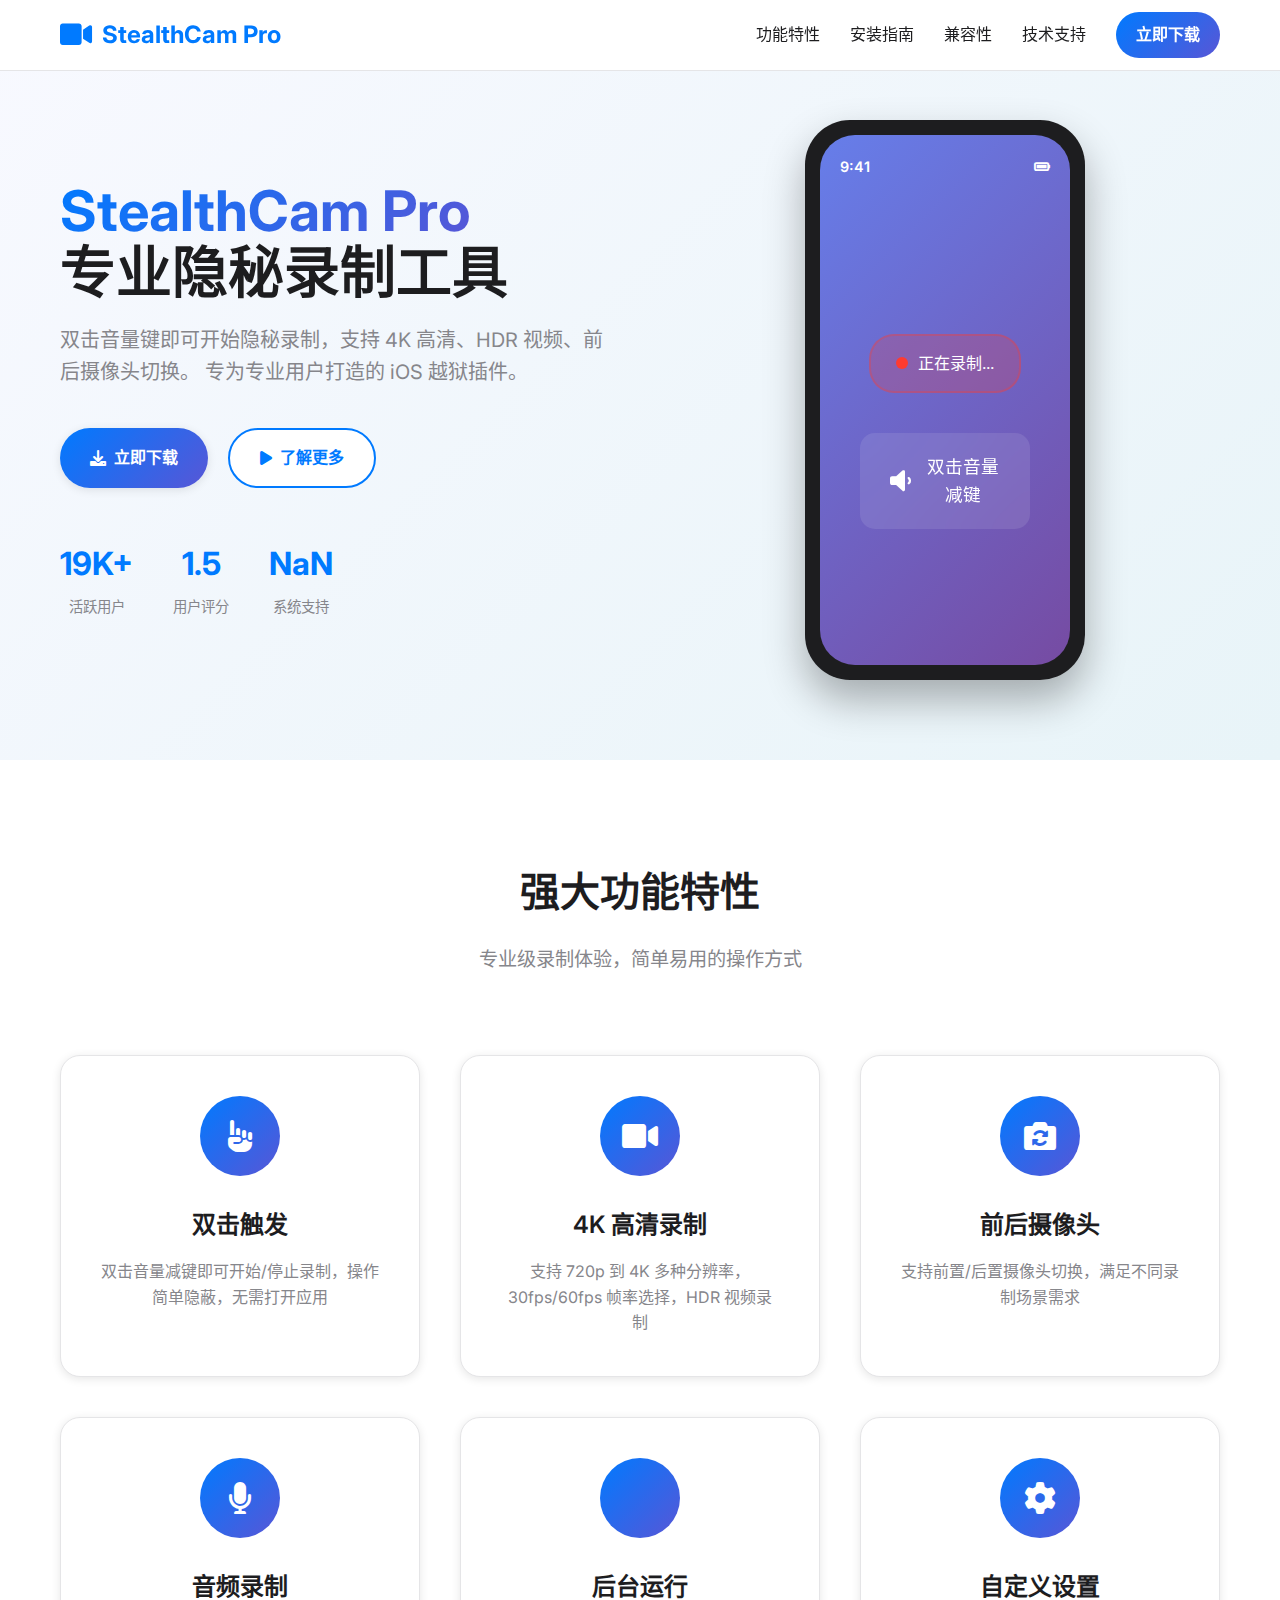
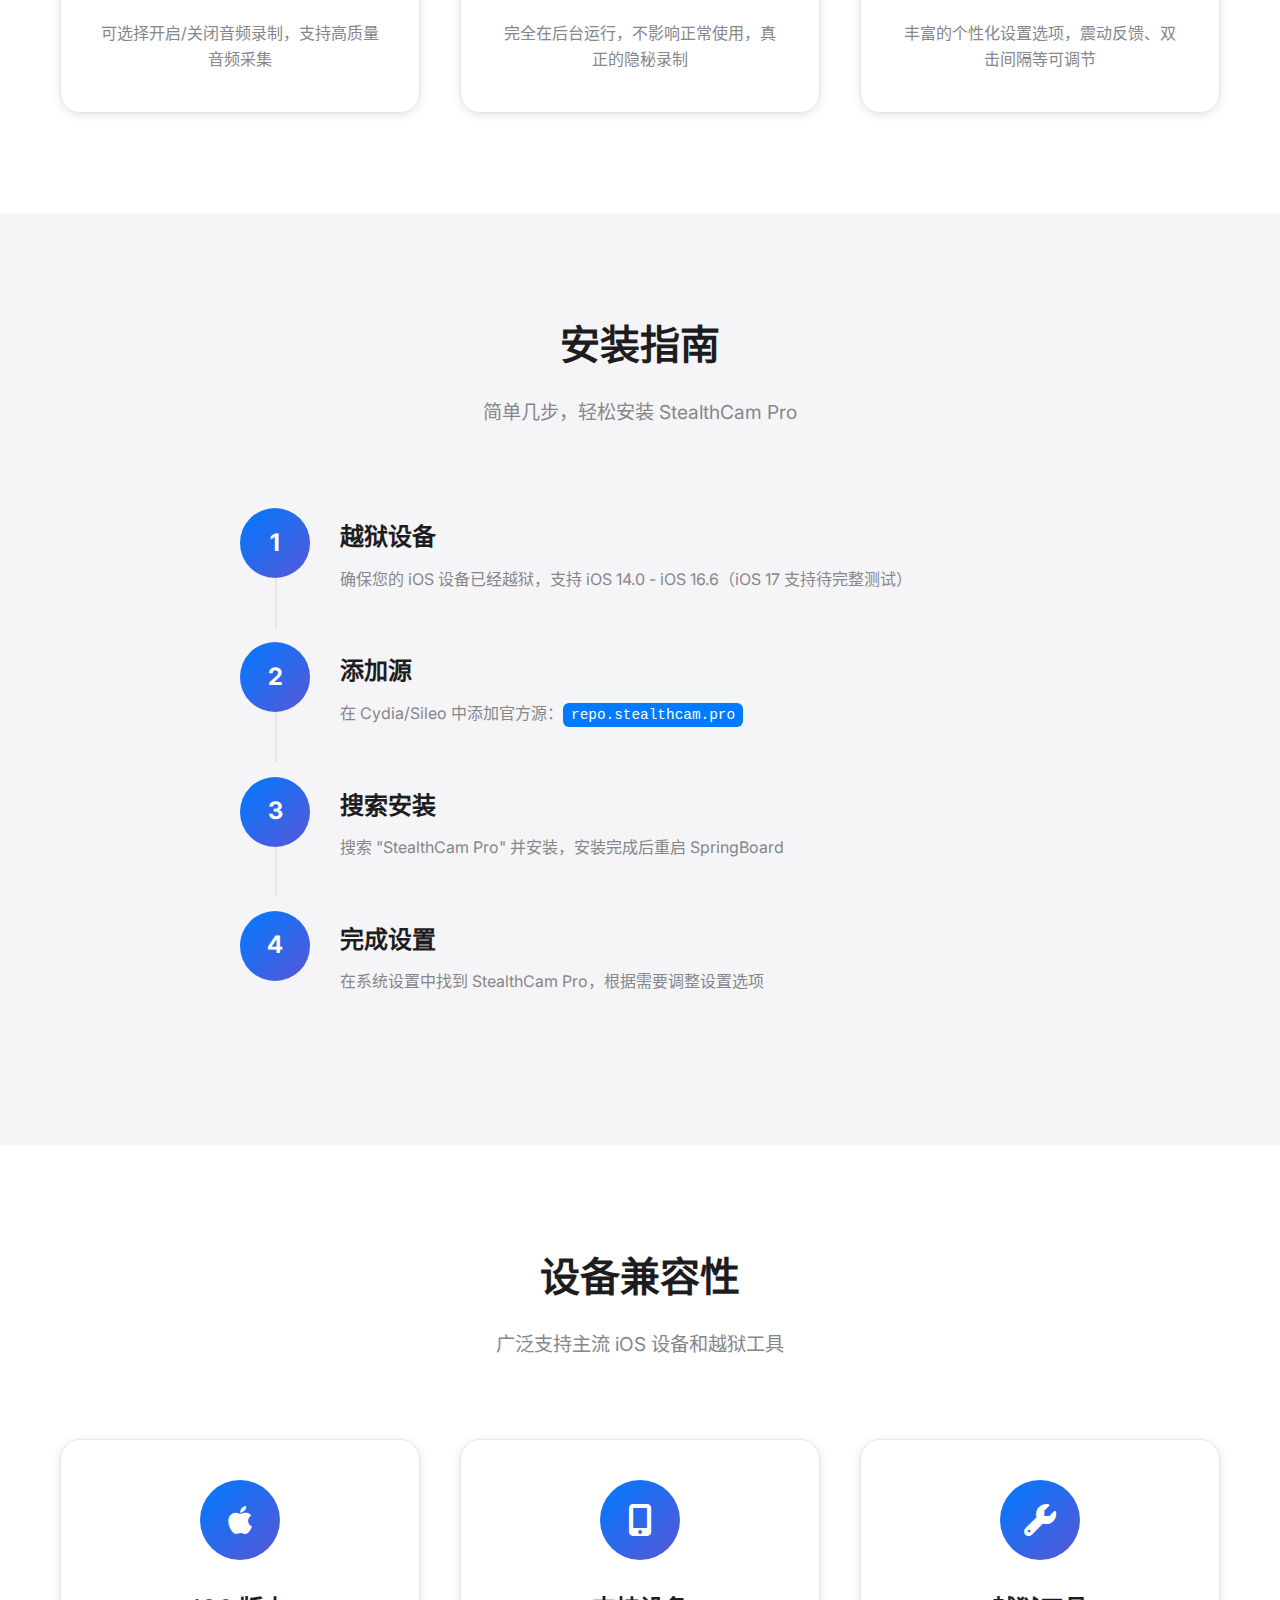
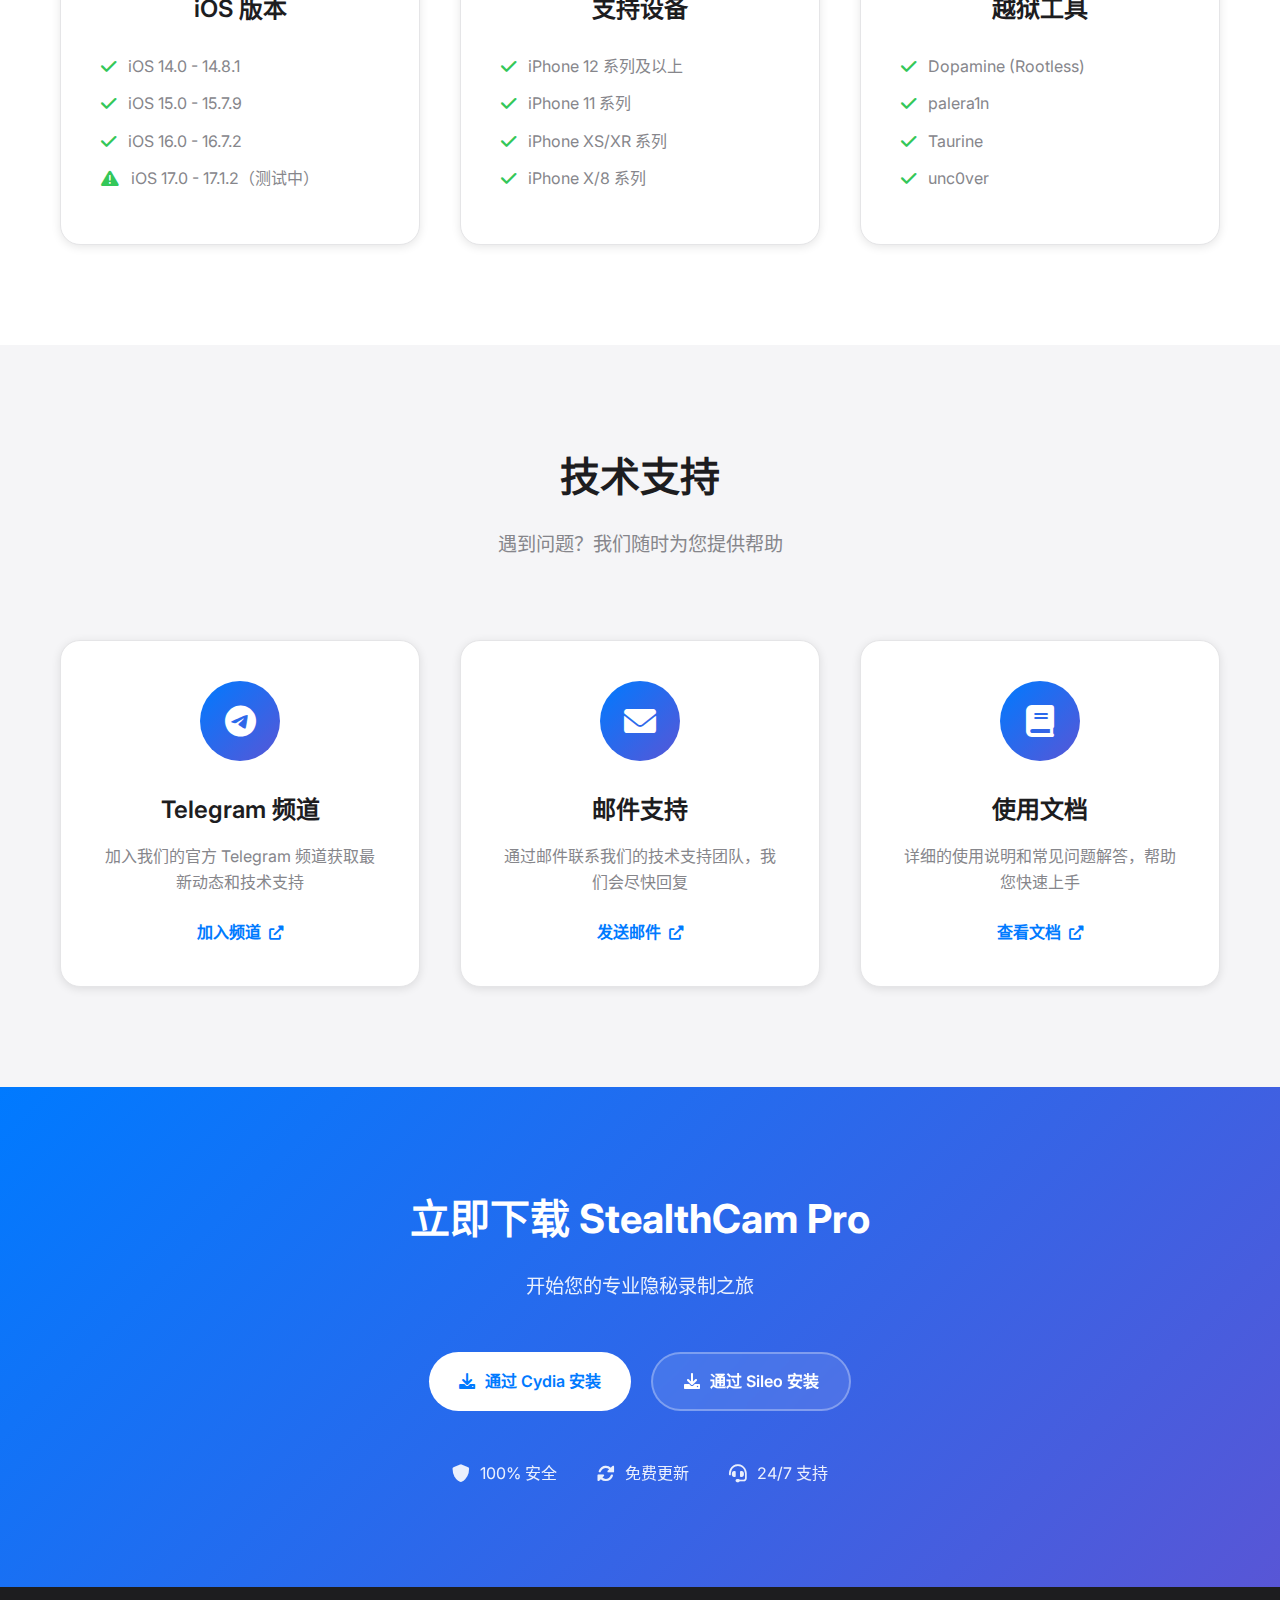
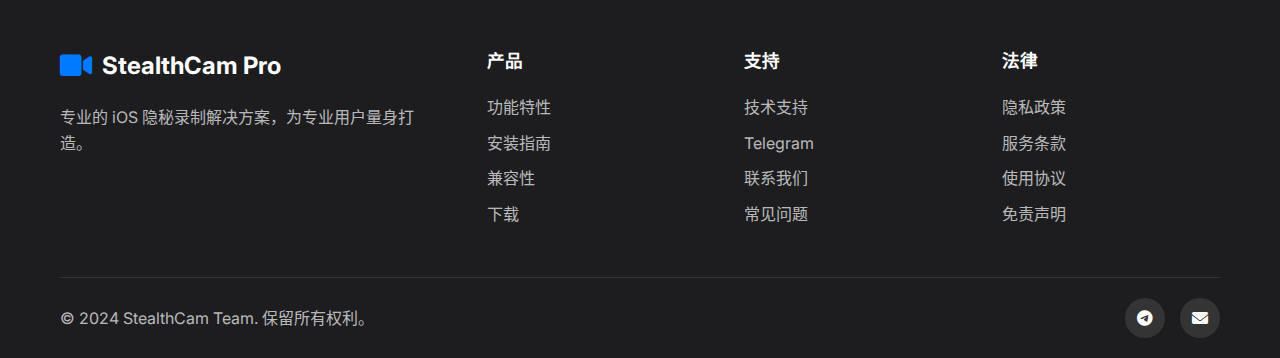
<file: index.html>
<!DOCTYPE html>
<html lang="zh-CN">
<head>
    <meta charset="UTF-8">
    <meta name="viewport" content="width=device-width, initial-scale=1.0">
    <title>StealthCam Pro - 专业隐秘录制工具</title>
    <meta name="description" content="StealthCam Pro 是一款强大的 iOS 越狱插件，支持双击音量键进行隐秘视频录制，专为专业用户设计。">
    <meta name="keywords" content="StealthCam, iOS, 越狱, 录制, 隐秘录制, Cydia, 插件">
    <link rel="stylesheet" href="style.css">
    <link href="https://fonts.googleapis.com/css2?family=Inter:wght@300;400;500;600;700&display=swap" rel="stylesheet">
    <link rel="stylesheet" href="https://cdnjs.cloudflare.com/ajax/libs/font-awesome/6.0.0/css/all.min.css">
</head>
<body>
    <!-- 导航栏 -->
    <nav class="navbar">
        <div class="nav-container">
            <div class="nav-logo">
                <i class="fas fa-video"></i>
                <span>StealthCam Pro</span>
            </div>
            <div class="nav-menu">
                <a href="#features" class="nav-link">功能特性</a>
                <a href="#installation" class="nav-link">安装指南</a>
                <a href="#compatibility" class="nav-link">兼容性</a>
                <a href="#support" class="nav-link">技术支持</a>
                <a href="#download" class="nav-btn">立即下载</a>
            </div>
            <div class="hamburger">
                <span></span>
                <span></span>
                <span></span>
            </div>
        </div>
    </nav>

    <!-- 英雄区 -->
    <section class="hero">
        <div class="hero-container">
            <div class="hero-content">
                <h1 class="hero-title">
                    <span class="gradient-text">StealthCam Pro</span><br>
                    专业隐秘录制工具
                </h1>
                <p class="hero-subtitle">
                    双击音量键即可开始隐秘录制，支持 4K 高清、HDR 视频、前后摄像头切换。
                    专为专业用户打造的 iOS 越狱插件。
                </p>
                <div class="hero-buttons">
                    <a href="#download" class="btn btn-primary">
                        <i class="fas fa-download"></i>
                        立即下载
                    </a>
                    <a href="#features" class="btn btn-secondary">
                        <i class="fas fa-play"></i>
                        了解更多
                    </a>
                </div>
                <div class="hero-stats">
                    <div class="stat">
                        <span class="stat-number">50K+</span>
                        <span class="stat-label">活跃用户</span>
                    </div>
                    <div class="stat">
                        <span class="stat-number">4.8</span>
                        <span class="stat-label">用户评分</span>
                    </div>
                    <div class="stat">
                        <span class="stat-number">iOS 14+</span>
                        <span class="stat-label">系统支持</span>
                    </div>
                </div>
            </div>
            <div class="hero-image">
                <div class="phone-mockup">
                    <div class="phone-screen">
                        <div class="app-demo">
                            <div class="demo-header">
                                <div class="demo-time">9:41</div>
                                <div class="demo-battery">
                                    <i class="fas fa-battery-full"></i>
                                </div>
                            </div>
                            <div class="demo-content">
                                <div class="recording-indicator">
                                    <div class="red-dot"></div>
                                    <span>正在录制...</span>
                                </div>
                                <div class="volume-hint">
                                    <i class="fas fa-volume-down"></i>
                                    <span>双击音量减键</span>
                                </div>
                            </div>
                        </div>
                    </div>
                </div>
            </div>
        </div>
    </section>

    <!-- 功能特性 -->
    <section id="features" class="features">
        <div class="container">
            <div class="section-header">
                <h2 class="section-title">强大功能特性</h2>
                <p class="section-subtitle">专业级录制体验，简单易用的操作方式</p>
            </div>
            <div class="features-grid">
                <div class="feature-card">
                    <div class="feature-icon">
                        <i class="fas fa-hand-point-up"></i>
                    </div>
                    <h3 class="feature-title">双击触发</h3>
                    <p class="feature-description">双击音量减键即可开始/停止录制，操作简单隐蔽，无需打开应用</p>
                </div>
                <div class="feature-card">
                    <div class="feature-icon">
                        <i class="fas fa-video"></i>
                    </div>
                    <h3 class="feature-title">4K 高清录制</h3>
                    <p class="feature-description">支持 720p 到 4K 多种分辨率，30fps/60fps 帧率选择，HDR 视频录制</p>
                </div>
                <div class="feature-card">
                    <div class="feature-icon">
                        <i class="fas fa-camera-rotate"></i>
                    </div>
                    <h3 class="feature-title">前后摄像头</h3>
                    <p class="feature-description">支持前置/后置摄像头切换，满足不同录制场景需求</p>
                </div>
                <div class="feature-card">
                    <div class="feature-icon">
                        <i class="fas fa-microphone"></i>
                    </div>
                    <h3 class="feature-title">音频录制</h3>
                    <p class="feature-description">可选择开启/关闭音频录制，支持高质量音频采集</p>
                </div>
                <div class="feature-card">
                    <div class="feature-icon">
                        <i class="fas fa-mobile-screen"></i>
                    </div>
                    <h3 class="feature-title">后台运行</h3>
                    <p class="feature-description">完全在后台运行，不影响正常使用，真正的隐秘录制</p>
                </div>
                <div class="feature-card">
                    <div class="feature-icon">
                        <i class="fas fa-cog"></i>
                    </div>
                    <h3 class="feature-title">自定义设置</h3>
                    <p class="feature-description">丰富的个性化设置选项，震动反馈、双击间隔等可调节</p>
                </div>
            </div>
        </div>
    </section>

    <!-- 安装指南 -->
    <section id="installation" class="installation">
        <div class="container">
            <div class="section-header">
                <h2 class="section-title">安装指南</h2>
                <p class="section-subtitle">简单几步，轻松安装 StealthCam Pro</p>
            </div>
            <div class="installation-steps">
                <div class="step">
                    <div class="step-number">1</div>
                    <div class="step-content">
                        <h3 class="step-title">越狱设备</h3>
                        <p class="step-description">确保您的 iOS 设备已经越狱，支持 iOS 14.0 - iOS 16.6（iOS 17 支持待完整测试）</p>
                    </div>
                </div>
                <div class="step">
                    <div class="step-number">2</div>
                    <div class="step-content">
                        <h3 class="step-title">添加源</h3>
                        <p class="step-description">在 Cydia/Sileo 中添加官方源：<code>repo.stealthcam.pro</code></p>
                    </div>
                </div>
                <div class="step">
                    <div class="step-number">3</div>
                    <div class="step-content">
                        <h3 class="step-title">搜索安装</h3>
                        <p class="step-description">搜索 "StealthCam Pro" 并安装，安装完成后重启 SpringBoard</p>
                    </div>
                </div>
                <div class="step">
                    <div class="step-number">4</div>
                    <div class="step-content">
                        <h3 class="step-title">完成设置</h3>
                        <p class="step-description">在系统设置中找到 StealthCam Pro，根据需要调整设置选项</p>
                    </div>
                </div>
            </div>
        </div>
    </section>

    <!-- 兼容性 -->
    <section id="compatibility" class="compatibility">
        <div class="container">
            <div class="section-header">
                <h2 class="section-title">设备兼容性</h2>
                <p class="section-subtitle">广泛支持主流 iOS 设备和越狱工具</p>
            </div>
            <div class="compatibility-grid">
                <div class="compatibility-card">
                    <div class="compatibility-icon">
                        <i class="fab fa-apple"></i>
                    </div>
                    <h3 class="compatibility-title">iOS 版本</h3>
                    <ul class="compatibility-list">
                        <li><i class="fas fa-check"></i> iOS 14.0 - 14.8.1</li>
                        <li><i class="fas fa-check"></i> iOS 15.0 - 15.7.9</li>
                        <li><i class="fas fa-check"></i> iOS 16.0 - 16.7.2</li>
                        <li><i class="fas fa-exclamation-triangle text-warning"></i> iOS 17.0 - 17.1.2（测试中）</li>
                    </ul>
                </div>
                <div class="compatibility-card">
                    <div class="compatibility-icon">
                        <i class="fas fa-mobile-alt"></i>
                    </div>
                    <h3 class="compatibility-title">支持设备</h3>
                    <ul class="compatibility-list">
                        <li><i class="fas fa-check"></i> iPhone 12 系列及以上</li>
                        <li><i class="fas fa-check"></i> iPhone 11 系列</li>
                        <li><i class="fas fa-check"></i> iPhone XS/XR 系列</li>
                        <li><i class="fas fa-check"></i> iPhone X/8 系列</li>
                    </ul>
                </div>
                <div class="compatibility-card">
                    <div class="compatibility-icon">
                        <i class="fas fa-wrench"></i>
                    </div>
                    <h3 class="compatibility-title">越狱工具</h3>
                    <ul class="compatibility-list">
                        <li><i class="fas fa-check"></i> Dopamine (Rootless)</li>
                        <li><i class="fas fa-check"></i> palera1n</li>
                        <li><i class="fas fa-check"></i> Taurine</li>
                        <li><i class="fas fa-check"></i> unc0ver</li>
                    </ul>
                </div>
            </div>
        </div>
    </section>

    <!-- 技术支持 -->
    <section id="support" class="support">
        <div class="container">
            <div class="section-header">
                <h2 class="section-title">技术支持</h2>
                <p class="section-subtitle">遇到问题？我们随时为您提供帮助</p>
            </div>
            <div class="support-grid">
                <div class="support-card">
                    <div class="support-icon">
                        <i class="fab fa-telegram"></i>
                    </div>
                    <h3 class="support-title">Telegram 频道</h3>
                    <p class="support-description">加入我们的官方 Telegram 频道获取最新动态和技术支持</p>
                    <a href="https://t.me/stealthcampro" class="support-link" target="_blank">
                        加入频道 <i class="fas fa-external-link-alt"></i>
                    </a>
                </div>
                <div class="support-card">
                    <div class="support-icon">
                        <i class="fas fa-envelope"></i>
                    </div>
                    <h3 class="support-title">邮件支持</h3>
                    <p class="support-description">通过邮件联系我们的技术支持团队，我们会尽快回复</p>
                    <a href="mailto:support@stealthcam.pro" class="support-link">
                        发送邮件 <i class="fas fa-external-link-alt"></i>
                    </a>
                </div>
                <div class="support-card">
                    <div class="support-icon">
                        <i class="fas fa-book"></i>
                    </div>
                    <h3 class="support-title">使用文档</h3>
                    <p class="support-description">详细的使用说明和常见问题解答，帮助您快速上手</p>
                    <a href="#" class="support-link">
                        查看文档 <i class="fas fa-external-link-alt"></i>
                    </a>
                </div>
            </div>
        </div>
    </section>

    <!-- 下载区 -->
    <section id="download" class="download">
        <div class="container">
            <div class="download-content">
                <h2 class="download-title">立即下载 StealthCam Pro</h2>
                <p class="download-subtitle">开始您的专业隐秘录制之旅</p>
                <div class="download-buttons">
                    <a href="cydia://url/https://cydia.saurik.com/api/share#?source=https://repo.stealthcam.pro" class="download-btn primary">
                        <i class="fas fa-download"></i>
                        通过 Cydia 安装
                    </a>
                    <a href="sileo://source/https://repo.stealthcam.pro" class="download-btn secondary">
                        <i class="fas fa-download"></i>
                        通过 Sileo 安装
                    </a>
                </div>
                <div class="download-info">
                    <div class="info-item">
                        <i class="fas fa-shield-alt"></i>
                        <span>100% 安全</span>
                    </div>
                    <div class="info-item">
                        <i class="fas fa-sync-alt"></i>
                        <span>免费更新</span>
                    </div>
                    <div class="info-item">
                        <i class="fas fa-headset"></i>
                        <span>24/7 支持</span>
                    </div>
                </div>
            </div>
        </div>
    </section>

    <!-- 页脚 -->
    <footer class="footer">
        <div class="container">
            <div class="footer-content">
                <div class="footer-brand">
                    <div class="footer-logo">
                        <i class="fas fa-video"></i>
                        <span>StealthCam Pro</span>
                    </div>
                    <p class="footer-description">
                        专业的 iOS 隐秘录制解决方案，为专业用户量身打造。
                    </p>
                </div>
                <div class="footer-links">
                    <div class="footer-column">
                        <h4 class="footer-title">产品</h4>
                        <ul class="footer-list">
                            <li><a href="#features">功能特性</a></li>
                            <li><a href="#installation">安装指南</a></li>
                            <li><a href="#compatibility">兼容性</a></li>
                            <li><a href="#download">下载</a></li>
                        </ul>
                    </div>
                    <div class="footer-column">
                        <h4 class="footer-title">支持</h4>
                        <ul class="footer-list">
                            <li><a href="#support">技术支持</a></li>
                            <li><a href="https://t.me/stealthcampro">Telegram</a></li>
                            <li><a href="mailto:support@stealthcam.pro">联系我们</a></li>
                            <li><a href="#">常见问题</a></li>
                        </ul>
                    </div>
                    <div class="footer-column">
                        <h4 class="footer-title">法律</h4>
                        <ul class="footer-list">
                            <li><a href="#">隐私政策</a></li>
                            <li><a href="#">服务条款</a></li>
                            <li><a href="#">使用协议</a></li>
                            <li><a href="#">免责声明</a></li>
                        </ul>
                    </div>
                </div>
            </div>
            <div class="footer-bottom">
                <div class="footer-copyright">
                    <p>&copy; 2024 StealthCam Team. 保留所有权利。</p>
                </div>
                <div class="footer-social">
                    <a href="https://t.me/stealthcampro" target="_blank">
                        <i class="fab fa-telegram"></i>
                    </a>
                    <a href="mailto:support@stealthcam.pro">
                        <i class="fas fa-envelope"></i>
                    </a>
                </div>
            </div>
        </div>
    </footer>

    <!-- 返回顶部按钮 -->
    <button class="back-to-top" id="backToTop">
        <i class="fas fa-arrow-up"></i>
    </button>

    <script src="script.js"></script>
</body>
</html>
</file>
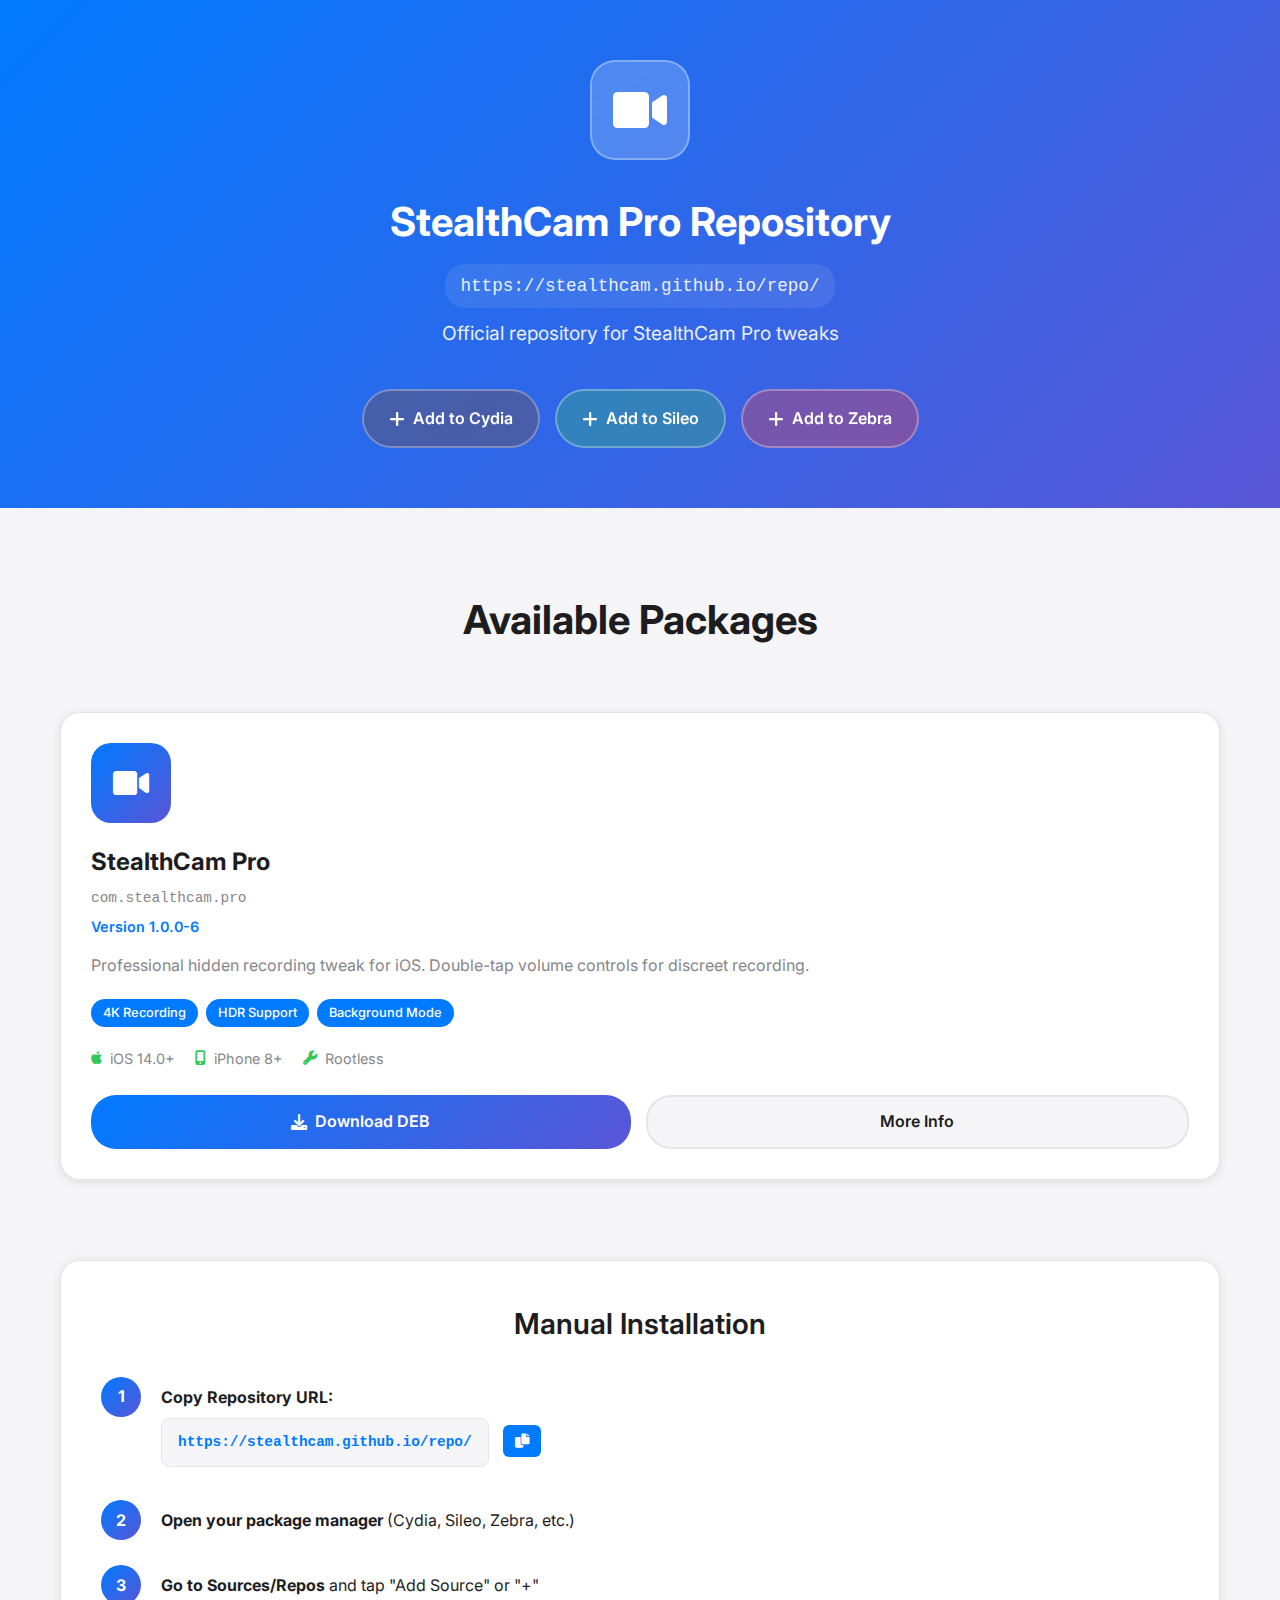
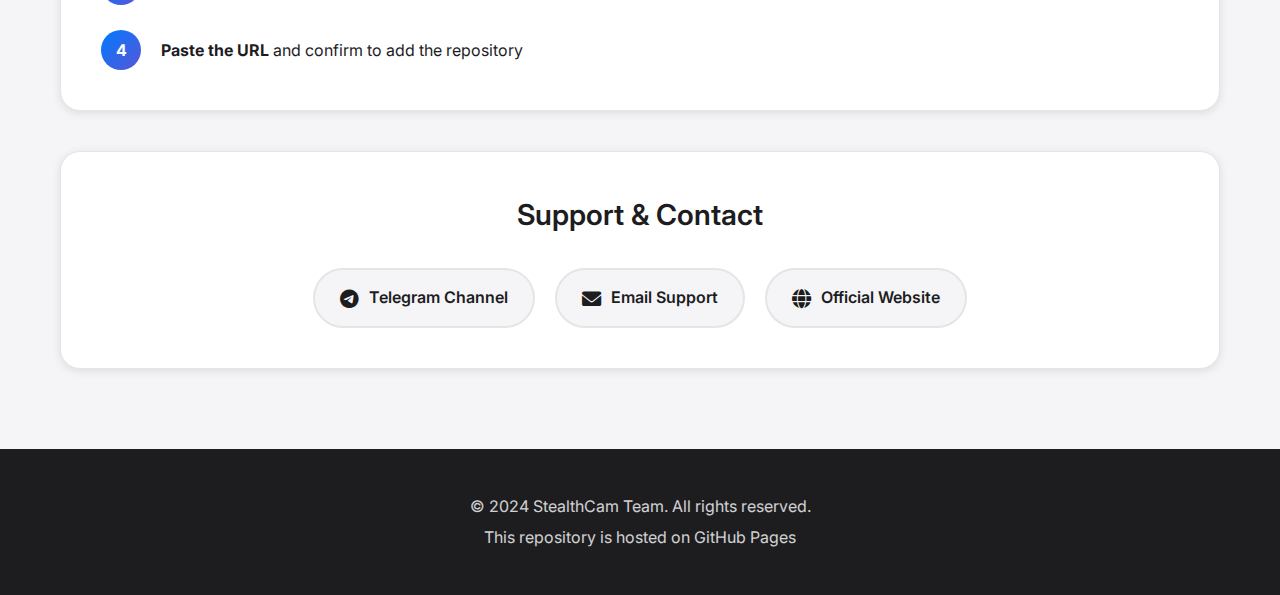
<file: repo/index.html>
<!DOCTYPE html>
<html lang="zh-CN">
<head>
    <meta charset="UTF-8">
    <meta name="viewport" content="width=device-width, initial-scale=1.0">
    <title>StealthCam Pro Repository</title>
    <meta name="description" content="Official APT repository for StealthCam Pro - Professional iOS recording tweak">
    <link rel="stylesheet" href="repo-style.css">
    <link href="https://fonts.googleapis.com/css2?family=Inter:wght@300;400;500;600;700&display=swap" rel="stylesheet">
    <link rel="stylesheet" href="https://cdnjs.cloudflare.com/ajax/libs/font-awesome/6.0.0/css/all.min.css">
</head>
<body>
    <!-- 仓库头部 -->
    <header class="repo-header">
        <div class="container">
            <div class="repo-info">
                <div class="repo-icon">
                    <i class="fas fa-video"></i>
                </div>
                <div class="repo-details">
                    <h1 class="repo-title">StealthCam Pro Repository</h1>
                    <p class="repo-url">https://stealthcam.github.io/repo/</p>
                    <p class="repo-description">Official repository for StealthCam Pro tweaks</p>
                </div>
            </div>
            
            <!-- 一键添加按钮 -->
            <div class="quick-add-buttons">
                <a href="cydia://url/https://cydia.saurik.com/api/share#?source=https://stealthcam.github.io/repo/" class="add-btn cydia-btn">
                    <i class="fas fa-plus"></i>
                    <span>Add to Cydia</span>
                </a>
                <a href="sileo://source/https://stealthcam.github.io/repo/" class="add-btn sileo-btn">
                    <i class="fas fa-plus"></i>
                    <span>Add to Sileo</span>
                </a>
                <a href="zbra://sources/add/https://stealthcam.github.io/repo/" class="add-btn zebra-btn">
                    <i class="fas fa-plus"></i>
                    <span>Add to Zebra</span>
                </a>
            </div>
        </div>
    </header>

    <!-- 包列表 -->
    <main class="packages-section">
        <div class="container">
            <h2 class="section-title">Available Packages</h2>
            
            <div class="package-grid">
                <!-- StealthCam Pro 包 -->
                <div class="package-card">
                    <div class="package-icon">
                        <i class="fas fa-video"></i>
                    </div>
                    <div class="package-info">
                        <h3 class="package-name">StealthCam Pro</h3>
                        <p class="package-id">com.stealthcam.pro</p>
                        <p class="package-version">Version 1.0.0-6</p>
                        <p class="package-description">
                            Professional hidden recording tweak for iOS. Double-tap volume controls for discreet recording.
                        </p>
                        <div class="package-features">
                            <span class="feature-tag">4K Recording</span>
                            <span class="feature-tag">HDR Support</span>
                            <span class="feature-tag">Background Mode</span>
                        </div>
                        <div class="package-compatibility">
                            <div class="compat-item">
                                <i class="fab fa-apple"></i>
                                <span>iOS 14.0+</span>
                            </div>
                            <div class="compat-item">
                                <i class="fas fa-mobile-alt"></i>
                                <span>iPhone 8+</span>
                            </div>
                            <div class="compat-item">
                                <i class="fas fa-wrench"></i>
                                <span>Rootless</span>
                            </div>
                        </div>
                    </div>
                    <div class="package-actions">
                        <a href="./debs/com.stealthcam.pro_1.0.0-6+debug_iphoneos-arm64.deb" class="download-btn">
                            <i class="fas fa-download"></i>
                            Download DEB
                        </a>
                        <a href="depiction.html?package=com.stealthcam.pro" class="more-info-btn">
                            More Info
                        </a>
                    </div>
                </div>
            </div>

            <!-- 手动添加说明 -->
            <div class="manual-add-section">
                <h3 class="manual-title">Manual Installation</h3>
                <div class="manual-steps">
                    <div class="step">
                        <div class="step-number">1</div>
                        <div class="step-text">
                            <strong>Copy Repository URL:</strong><br>
                            <code class="repo-url-code">https://stealthcam.github.io/repo/</code>
                            <button class="copy-btn" onclick="copyToClipboard('https://stealthcam.github.io/repo/')">
                                <i class="fas fa-copy"></i>
                            </button>
                        </div>
                    </div>
                    <div class="step">
                        <div class="step-number">2</div>
                        <div class="step-text">
                            <strong>Open your package manager</strong> (Cydia, Sileo, Zebra, etc.)
                        </div>
                    </div>
                    <div class="step">
                        <div class="step-number">3</div>
                        <div class="step-text">
                            <strong>Go to Sources/Repos</strong> and tap "Add Source" or "+"
                        </div>
                    </div>
                    <div class="step">
                        <div class="step-number">4</div>
                        <div class="step-text">
                            <strong>Paste the URL</strong> and confirm to add the repository
                        </div>
                    </div>
                </div>
            </div>

            <!-- 支持信息 -->
            <div class="support-section">
                <h3 class="support-title">Support & Contact</h3>
                <div class="support-links">
                    <a href="https://t.me/stealthcampro" class="support-link" target="_blank">
                        <i class="fab fa-telegram"></i>
                        <span>Telegram Channel</span>
                    </a>
                    <a href="mailto:support@stealthcam.pro" class="support-link">
                        <i class="fas fa-envelope"></i>
                        <span>Email Support</span>
                    </a>
                    <a href="../website/index.html" class="support-link">
                        <i class="fas fa-globe"></i>
                        <span>Official Website</span>
                    </a>
                </div>
            </div>
        </div>
    </main>

    <!-- 页脚 -->
    <footer class="repo-footer">
        <div class="container">
            <p>&copy; 2024 StealthCam Team. All rights reserved.</p>
            <p>This repository is hosted on GitHub Pages</p>
        </div>
    </footer>

    <script>
        // 复制链接功能
        function copyToClipboard(text) {
            navigator.clipboard.writeText(text).then(function() {
                // 显示复制成功提示
                const btn = event.target.closest('.copy-btn');
                const originalIcon = btn.innerHTML;
                btn.innerHTML = '<i class="fas fa-check"></i>';
                btn.style.color = '#34C759';
                
                setTimeout(() => {
                    btn.innerHTML = originalIcon;
                    btn.style.color = '';
                }, 2000);
            });
        }

        // 检测用户代理来显示对应的添加按钮
        document.addEventListener('DOMContentLoaded', function() {
            const userAgent = navigator.userAgent.toLowerCase();
            const buttons = document.querySelectorAll('.add-btn');
            
            // 为移动设备优化显示
            if (/iphone|ipad|ipod/.test(userAgent)) {
                buttons.forEach(btn => {
                    btn.style.display = 'flex';
                });
            }
        });

        // 添加源按钮点击处理
        document.querySelectorAll('.add-btn').forEach(btn => {
            btn.addEventListener('click', function(e) {
                const href = this.getAttribute('href');
                if (href.startsWith('cydia://') || href.startsWith('sileo://') || href.startsWith('zbra://')) {
                    e.preventDefault();
                    
                    // 尝试打开应用
                    window.location.href = href;
                    
                    // 如果无法打开，显示手动添加提示
                    setTimeout(() => {
                        if (document.visibilityState === 'visible') {
                            alert('Please make sure you have the corresponding package manager installed, or scroll down to add manually.');
                        }
                    }, 1000);
                }
            });
        });
    </script>
</body>
</html>
</file>
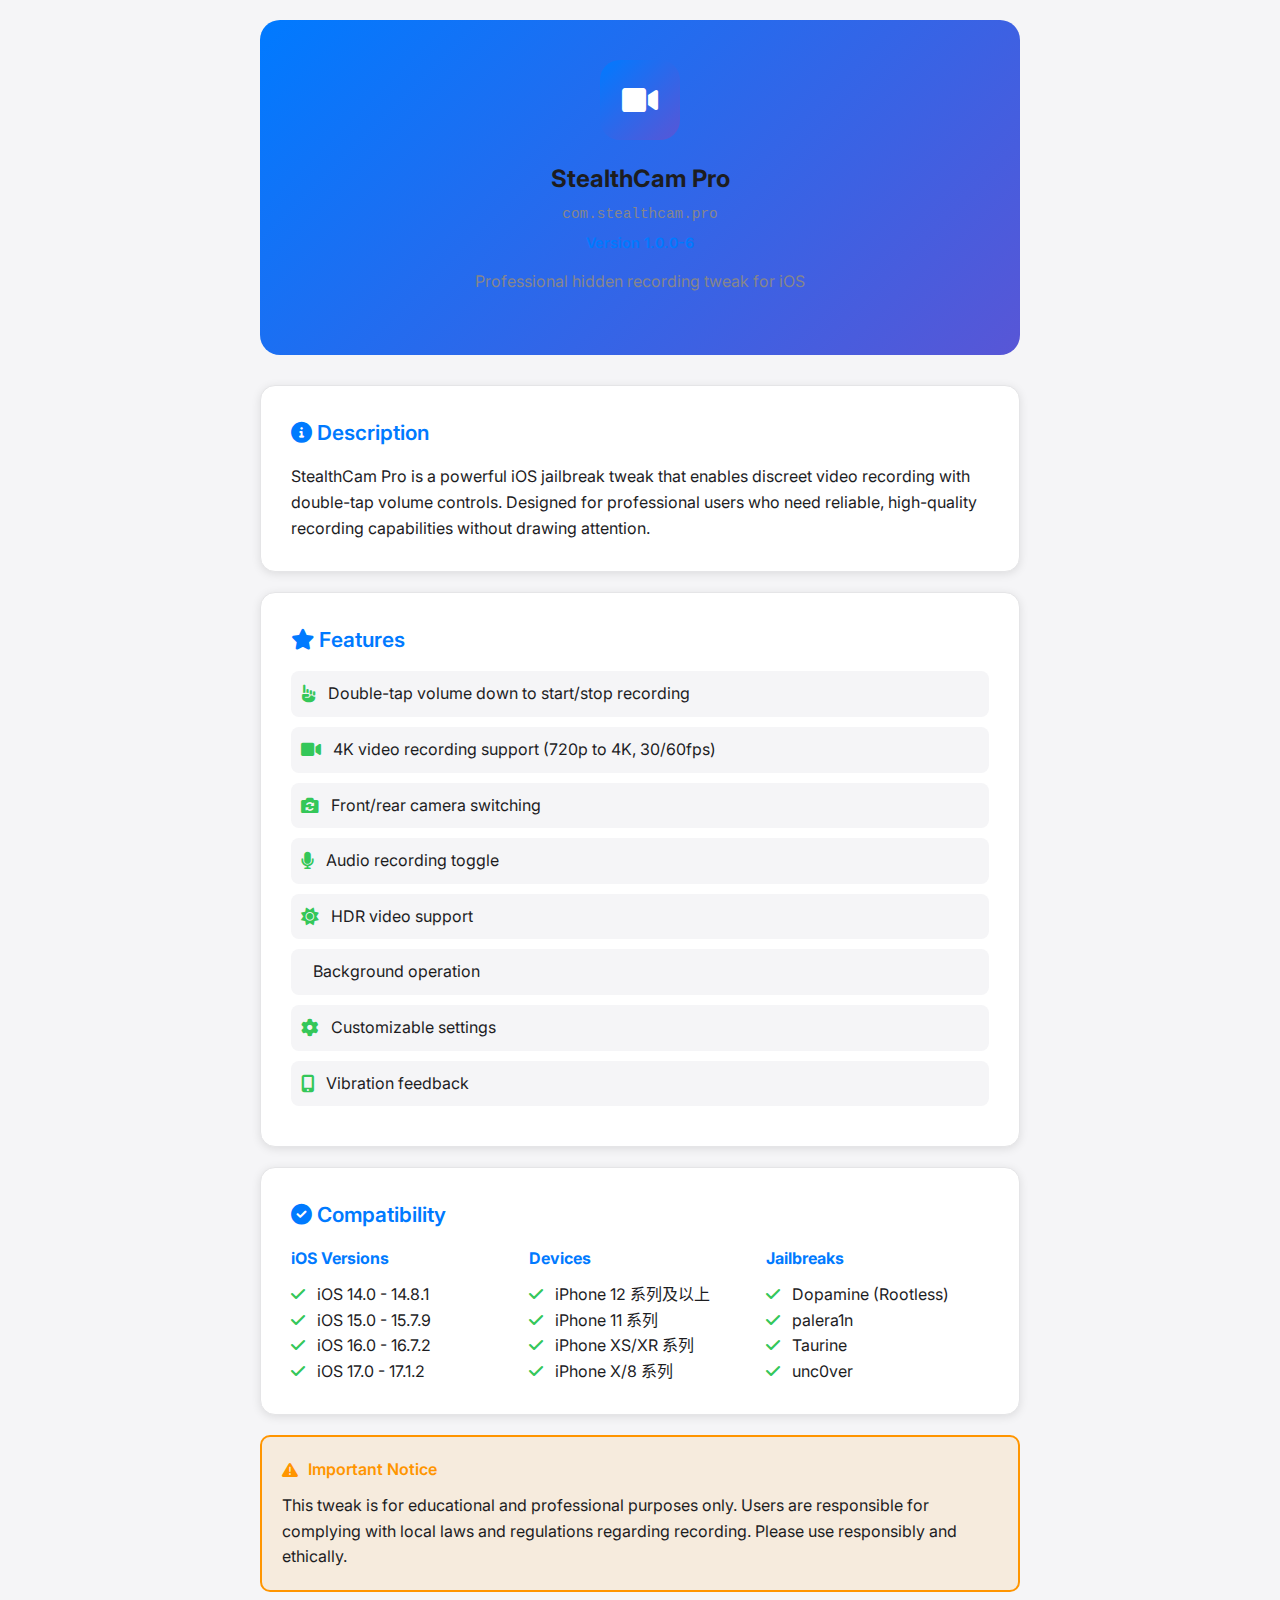
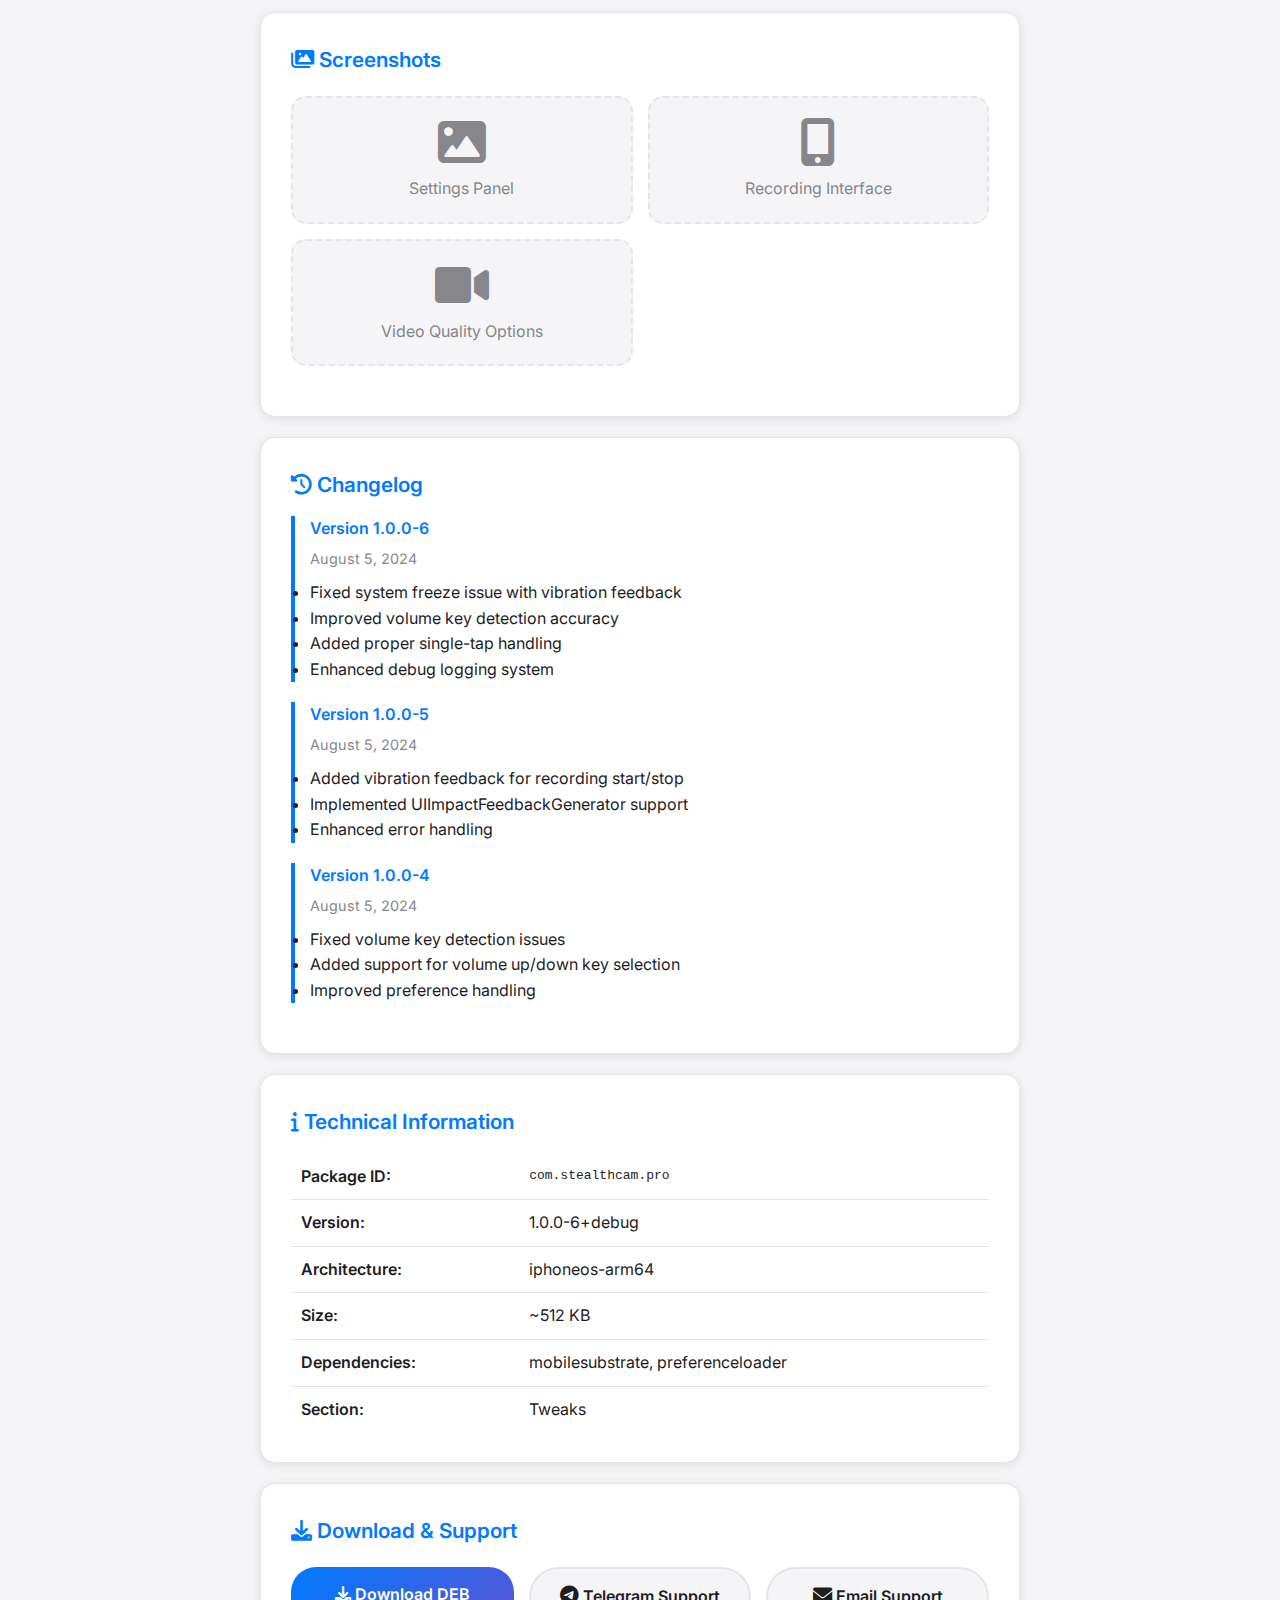
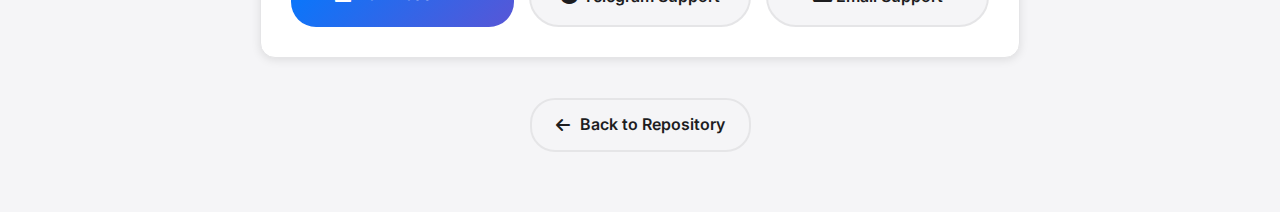
<file: repo/depiction.html>
<!DOCTYPE html>
<html lang="zh-CN">
<head>
    <meta charset="UTF-8">
    <meta name="viewport" content="width=device-width, initial-scale=1.0">
    <title>StealthCam Pro - Package Details</title>
    <meta name="description" content="Detailed information about StealthCam Pro - Professional iOS recording tweak">
    <link rel="stylesheet" href="repo-style.css">
    <link href="https://fonts.googleapis.com/css2?family=Inter:wght@300;400;500;600;700&display=swap" rel="stylesheet">
    <link rel="stylesheet" href="https://cdnjs.cloudflare.com/ajax/libs/font-awesome/6.0.0/css/all.min.css">
    <style>
        .depiction-container {
            max-width: 800px;
            margin: 0 auto;
            padding: 20px;
        }
        
        .package-header {
            background: var(--gradient-primary);
            color: white;
            padding: 40px;
            border-radius: 20px;
            margin-bottom: 30px;
            text-align: center;
        }
        
        .package-header .package-icon {
            margin: 0 auto 20px;
        }
        
        .info-section {
            background: var(--background-primary);
            border-radius: 15px;
            padding: 30px;
            margin-bottom: 20px;
            box-shadow: var(--shadow-light);
            border: 1px solid var(--border-color);
        }
        
        .info-section h3 {
            color: var(--primary-color);
            margin-bottom: 15px;
            font-size: 1.3rem;
            font-weight: 600;
        }
        
        .screenshot-grid {
            display: grid;
            grid-template-columns: repeat(auto-fit, minmax(250px, 1fr));
            gap: 15px;
            margin: 20px 0;
        }
        
        .screenshot {
            background: var(--background-secondary);
            border-radius: 15px;
            padding: 20px;
            text-align: center;
            border: 2px dashed var(--border-color);
            color: var(--text-secondary);
        }
        
        .changelog-item {
            border-left: 4px solid var(--primary-color);
            padding-left: 15px;
            margin-bottom: 20px;
        }
        
        .changelog-version {
            font-weight: 600;
            color: var(--primary-color);
            margin-bottom: 5px;
        }
        
        .changelog-date {
            font-size: 0.9rem;
            color: var(--text-secondary);
            margin-bottom: 10px;
        }
        
        .feature-list {
            list-style: none;
            padding: 0;
        }
        
        .feature-list li {
            display: flex;
            align-items: center;
            margin-bottom: 10px;
            padding: 10px;
            background: var(--background-secondary);
            border-radius: 8px;
        }
        
        .feature-list li i {
            color: var(--success-color);
            margin-right: 12px;
            font-size: 1.1rem;
        }
        
        .warning-box {
            background: rgba(255, 149, 0, 0.1);
            border: 2px solid var(--warning-color);
            border-radius: 10px;
            padding: 20px;
            margin: 20px 0;
        }
        
        .warning-box .warning-title {
            color: var(--warning-color);
            font-weight: 600;
            margin-bottom: 10px;
            display: flex;
            align-items: center;
            gap: 10px;
        }
    </style>
</head>
<body>
    <div class="depiction-container">
        <!-- 包头部信息 -->
        <div class="package-header">
            <div class="package-icon">
                <i class="fas fa-video"></i>
            </div>
            <h1 class="package-name">StealthCam Pro</h1>
            <p class="package-id">com.stealthcam.pro</p>
            <p class="package-version">Version 1.0.0-6</p>
            <p class="package-description">Professional hidden recording tweak for iOS</p>
        </div>

        <!-- 描述 -->
        <div class="info-section">
            <h3><i class="fas fa-info-circle"></i> Description</h3>
            <p>StealthCam Pro is a powerful iOS jailbreak tweak that enables discreet video recording with double-tap volume controls. Designed for professional users who need reliable, high-quality recording capabilities without drawing attention.</p>
        </div>

        <!-- 功能特性 -->
        <div class="info-section">
            <h3><i class="fas fa-star"></i> Features</h3>
            <ul class="feature-list">
                <li><i class="fas fa-hand-point-up"></i> Double-tap volume down to start/stop recording</li>
                <li><i class="fas fa-video"></i> 4K video recording support (720p to 4K, 30/60fps)</li>
                <li><i class="fas fa-camera-rotate"></i> Front/rear camera switching</li>
                <li><i class="fas fa-microphone"></i> Audio recording toggle</li>
                <li><i class="fas fa-sun"></i> HDR video support</li>
                <li><i class="fas fa-mobile-screen"></i> Background operation</li>
                <li><i class="fas fa-cog"></i> Customizable settings</li>
                <li><i class="fas fa-mobile-screen-button"></i> Vibration feedback</li>
            </ul>
        </div>

        <!-- 兼容性 -->
        <div class="info-section">
            <h3><i class="fas fa-check-circle"></i> Compatibility</h3>
            <div style="display: grid; grid-template-columns: repeat(auto-fit, minmax(200px, 1fr)); gap: 15px;">
                <div>
                    <h4 style="color: var(--primary-color); margin-bottom: 10px;">iOS Versions</h4>
                    <ul style="list-style: none; padding: 0;">
                        <li><i class="fas fa-check" style="color: var(--success-color); margin-right: 8px;"></i> iOS 14.0 - 14.8.1</li>
                        <li><i class="fas fa-check" style="color: var(--success-color); margin-right: 8px;"></i> iOS 15.0 - 15.7.9</li>
                        <li><i class="fas fa-check" style="color: var(--success-color); margin-right: 8px;"></i> iOS 16.0 - 16.7.2</li>
                        <li><i class="fas fa-check" style="color: var(--success-color); margin-right: 8px;"></i> iOS 17.0 - 17.1.2</li>
                    </ul>
                </div>
                <div>
                    <h4 style="color: var(--primary-color); margin-bottom: 10px;">Devices</h4>
                    <ul style="list-style: none; padding: 0;">
                        <li><i class="fas fa-check" style="color: var(--success-color); margin-right: 8px;"></i> iPhone 12 系列及以上</li>
                        <li><i class="fas fa-check" style="color: var(--success-color); margin-right: 8px;"></i> iPhone 11 系列</li>
                        <li><i class="fas fa-check" style="color: var(--success-color); margin-right: 8px;"></i> iPhone XS/XR 系列</li>
                        <li><i class="fas fa-check" style="color: var(--success-color); margin-right: 8px;"></i> iPhone X/8 系列</li>
                    </ul>
                </div>
                <div>
                    <h4 style="color: var(--primary-color); margin-bottom: 10px;">Jailbreaks</h4>
                    <ul style="list-style: none; padding: 0;">
                        <li><i class="fas fa-check" style="color: var(--success-color); margin-right: 8px;"></i> Dopamine (Rootless)</li>
                        <li><i class="fas fa-check" style="color: var(--success-color); margin-right: 8px;"></i> palera1n</li>
                        <li><i class="fas fa-check" style="color: var(--success-color); margin-right: 8px;"></i> Taurine</li>
                        <li><i class="fas fa-check" style="color: var(--success-color); margin-right: 8px;"></i> unc0ver</li>
                    </ul>
                </div>
            </div>
        </div>

        <!-- 重要提醒 -->
        <div class="warning-box">
            <div class="warning-title">
                <i class="fas fa-exclamation-triangle"></i>
                Important Notice
            </div>
            <p>This tweak is for educational and professional purposes only. Users are responsible for complying with local laws and regulations regarding recording. Please use responsibly and ethically.</p>
        </div>

        <!-- 截图 -->
        <div class="info-section">
            <h3><i class="fas fa-images"></i> Screenshots</h3>
            <div class="screenshot-grid">
                <div class="screenshot">
                    <i class="fas fa-image" style="font-size: 3rem; margin-bottom: 10px;"></i>
                    <p>Settings Panel</p>
                </div>
                <div class="screenshot">
                    <i class="fas fa-mobile-alt" style="font-size: 3rem; margin-bottom: 10px;"></i>
                    <p>Recording Interface</p>
                </div>
                <div class="screenshot">
                    <i class="fas fa-video" style="font-size: 3rem; margin-bottom: 10px;"></i>
                    <p>Video Quality Options</p>
                </div>
            </div>
        </div>

        <!-- 更新日志 -->
        <div class="info-section">
            <h3><i class="fas fa-history"></i> Changelog</h3>
            <div class="changelog-item">
                <div class="changelog-version">Version 1.0.0-6</div>
                <div class="changelog-date">August 5, 2024</div>
                <ul>
                    <li>Fixed system freeze issue with vibration feedback</li>
                    <li>Improved volume key detection accuracy</li>
                    <li>Added proper single-tap handling</li>
                    <li>Enhanced debug logging system</li>
                </ul>
            </div>
            <div class="changelog-item">
                <div class="changelog-version">Version 1.0.0-5</div>
                <div class="changelog-date">August 5, 2024</div>
                <ul>
                    <li>Added vibration feedback for recording start/stop</li>
                    <li>Implemented UIImpactFeedbackGenerator support</li>
                    <li>Enhanced error handling</li>
                </ul>
            </div>
            <div class="changelog-item">
                <div class="changelog-version">Version 1.0.0-4</div>
                <div class="changelog-date">August 5, 2024</div>
                <ul>
                    <li>Fixed volume key detection issues</li>
                    <li>Added support for volume up/down key selection</li>
                    <li>Improved preference handling</li>
                </ul>
            </div>
        </div>

        <!-- 技术信息 -->
        <div class="info-section">
            <h3><i class="fas fa-info"></i> Technical Information</h3>
            <table style="width: 100%; border-collapse: collapse;">
                <tr style="border-bottom: 1px solid var(--border-color);">
                    <td style="padding: 10px; font-weight: 600;">Package ID:</td>
                    <td style="padding: 10px; font-family: monospace;">com.stealthcam.pro</td>
                </tr>
                <tr style="border-bottom: 1px solid var(--border-color);">
                    <td style="padding: 10px; font-weight: 600;">Version:</td>
                    <td style="padding: 10px;">1.0.0-6+debug</td>
                </tr>
                <tr style="border-bottom: 1px solid var(--border-color);">
                    <td style="padding: 10px; font-weight: 600;">Architecture:</td>
                    <td style="padding: 10px;">iphoneos-arm64</td>
                </tr>
                <tr style="border-bottom: 1px solid var(--border-color);">
                    <td style="padding: 10px; font-weight: 600;">Size:</td>
                    <td style="padding: 10px;">~512 KB</td>
                </tr>
                <tr style="border-bottom: 1px solid var(--border-color);">
                    <td style="padding: 10px; font-weight: 600;">Dependencies:</td>
                    <td style="padding: 10px;">mobilesubstrate, preferenceloader</td>
                </tr>
                <tr>
                    <td style="padding: 10px; font-weight: 600;">Section:</td>
                    <td style="padding: 10px;">Tweaks</td>
                </tr>
            </table>
        </div>

        <!-- 下载和支持 -->
        <div class="info-section">
            <h3><i class="fas fa-download"></i> Download & Support</h3>
            <div style="display: grid; grid-template-columns: repeat(auto-fit, minmax(200px, 1fr)); gap: 15px; margin-top: 20px;">
                <a href="./debs/com.stealthcam.pro_1.0.0-6+debug_iphoneos-arm64.deb" class="download-btn" style="text-align: center; display: block; padding: 15px;">
                    <i class="fas fa-download"></i> Download DEB
                </a>
                <a href="https://t.me/stealthcampro" class="support-link" style="text-align: center; display: block; padding: 15px;" target="_blank">
                    <i class="fab fa-telegram"></i> Telegram Support
                </a>
                <a href="mailto:support@stealthcam.pro" class="support-link" style="text-align: center; display: block; padding: 15px;">
                    <i class="fas fa-envelope"></i> Email Support
                </a>
            </div>
        </div>

        <!-- 返回按钮 -->
        <div style="text-align: center; margin: 40px 0;">
            <a href="index.html" style="display: inline-flex; align-items: center; gap: 10px; padding: 12px 24px; background: var(--background-secondary); color: var(--text-primary); text-decoration: none; border-radius: 25px; border: 2px solid var(--border-color); font-weight: 600; transition: all 0.3s ease;">
                <i class="fas fa-arrow-left"></i>
                Back to Repository
            </a>
        </div>
    </div>
</body>
</html>
</file>
<file: style.css>
/* 全局样式 */
* {
    margin: 0;
    padding: 0;
    box-sizing: border-box;
}

:root {
    --primary-color: #007AFF;
    --secondary-color: #5856D6;
    --accent-color: #FF3B30;
    --success-color: #34C759;
    --warning-color: #FF9500;
    --text-primary: #1D1D1F;
    --text-secondary: #86868B;
    --background-primary: #FFFFFF;
    --background-secondary: #F5F5F7;
    --border-color: #E5E5E7;
    --shadow-light: 0 2px 10px rgba(0, 0, 0, 0.1);
    --shadow-medium: 0 8px 30px rgba(0, 0, 0, 0.12);
    --gradient-primary: linear-gradient(135deg, #007AFF 0%, #5856D6 100%);
    --gradient-secondary: linear-gradient(135deg, #FF6B6B 0%, #4ECDC4 100%);
}

html {
    scroll-behavior: smooth;
}

body {
    font-family: 'Inter', -apple-system, BlinkMacSystemFont, sans-serif;
    line-height: 1.6;
    color: var(--text-primary);
    background-color: var(--background-primary);
}

.container {
    max-width: 1200px;
    margin: 0 auto;
    padding: 0 20px;
}

/* 导航栏 */
.navbar {
    position: fixed;
    top: 0;
    left: 0;
    right: 0;
    background: rgba(255, 255, 255, 0.95);
    backdrop-filter: blur(20px);
    border-bottom: 1px solid var(--border-color);
    z-index: 1000;
    transition: all 0.3s ease;
}

.nav-container {
    max-width: 1200px;
    margin: 0 auto;
    padding: 0 20px;
    display: flex;
    justify-content: space-between;
    align-items: center;
    height: 70px;
}

.nav-logo {
    display: flex;
    align-items: center;
    font-size: 1.5rem;
    font-weight: 700;
    color: var(--primary-color);
    text-decoration: none;
}

.nav-logo i {
    margin-right: 10px;
    font-size: 1.8rem;
}

.nav-menu {
    display: flex;
    align-items: center;
    gap: 30px;
}

.nav-link {
    color: var(--text-primary);
    text-decoration: none;
    font-weight: 500;
    transition: color 0.3s ease;
    position: relative;
}

.nav-link:hover {
    color: var(--primary-color);
}

.nav-link::after {
    content: '';
    position: absolute;
    bottom: -5px;
    left: 0;
    width: 0;
    height: 2px;
    background: var(--primary-color);
    transition: width 0.3s ease;
}

.nav-link:hover::after {
    width: 100%;
}

.nav-btn {
    background: var(--gradient-primary);
    color: white;
    padding: 10px 20px;
    border-radius: 25px;
    text-decoration: none;
    font-weight: 600;
    transition: transform 0.3s ease, box-shadow 0.3s ease;
}

.nav-btn:hover {
    transform: translateY(-2px);
    box-shadow: var(--shadow-medium);
}

.hamburger {
    display: none;
    flex-direction: column;
    cursor: pointer;
}

.hamburger span {
    width: 25px;
    height: 3px;
    background: var(--text-primary);
    margin: 3px 0;
    transition: 0.3s;
}

/* 英雄区 */
.hero {
    padding: 120px 0 80px;
    background: linear-gradient(135deg, #f8f9ff 0%, #e8f4f8 100%);
    overflow: hidden;
}

.hero-container {
    max-width: 1200px;
    margin: 0 auto;
    padding: 0 20px;
    display: grid;
    grid-template-columns: 1fr 1fr;
    gap: 60px;
    align-items: center;
}

.hero-title {
    font-size: 3.5rem;
    font-weight: 700;
    line-height: 1.1;
    margin-bottom: 20px;
}

.gradient-text {
    background: var(--gradient-primary);
    -webkit-background-clip: text;
    -webkit-text-fill-color: transparent;
    background-clip: text;
}

.hero-subtitle {
    font-size: 1.25rem;
    color: var(--text-secondary);
    margin-bottom: 40px;
    line-height: 1.6;
}

.hero-buttons {
    display: flex;
    gap: 20px;
    margin-bottom: 50px;
}

.btn {
    display: inline-flex;
    align-items: center;
    padding: 15px 30px;
    border-radius: 50px;
    text-decoration: none;
    font-weight: 600;
    font-size: 1rem;
    transition: all 0.3s ease;
    border: none;
    cursor: pointer;
}

.btn i {
    margin-right: 8px;
}

.btn-primary {
    background: var(--gradient-primary);
    color: white;
    box-shadow: var(--shadow-light);
}

.btn-primary:hover {
    transform: translateY(-3px);
    box-shadow: var(--shadow-medium);
}

.btn-secondary {
    background: var(--background-primary);
    color: var(--primary-color);
    border: 2px solid var(--primary-color);
}

.btn-secondary:hover {
    background: var(--primary-color);
    color: white;
    transform: translateY(-3px);
}

.hero-stats {
    display: flex;
    gap: 40px;
}

.stat {
    text-align: center;
}

.stat-number {
    display: block;
    font-size: 2rem;
    font-weight: 700;
    color: var(--primary-color);
    margin-bottom: 5px;
}

.stat-label {
    font-size: 0.9rem;
    color: var(--text-secondary);
}

/* 手机模型 */
.hero-image {
    display: flex;
    justify-content: center;
    align-items: center;
}

.phone-mockup {
    width: 280px;
    height: 560px;
    background: #1D1D1F;
    border-radius: 45px;
    padding: 15px;
    position: relative;
    box-shadow: 0 20px 40px rgba(0, 0, 0, 0.3);
}

.phone-screen {
    width: 100%;
    height: 100%;
    background: linear-gradient(135deg, #667eea 0%, #764ba2 100%);
    border-radius: 35px;
    overflow: hidden;
    position: relative;
}

.app-demo {
    height: 100%;
    display: flex;
    flex-direction: column;
    color: white;
}

.demo-header {
    display: flex;
    justify-content: space-between;
    align-items: center;
    padding: 20px;
    font-size: 0.9rem;
    font-weight: 600;
}

.demo-content {
    flex: 1;
    display: flex;
    flex-direction: column;
    justify-content: center;
    align-items: center;
    padding: 40px;
    text-align: center;
}

.recording-indicator {
    display: flex;
    align-items: center;
    background: rgba(255, 59, 48, 0.2);
    padding: 15px 25px;
    border-radius: 25px;
    margin-bottom: 40px;
    border: 2px solid rgba(255, 59, 48, 0.3);
}

.red-dot {
    width: 12px;
    height: 12px;
    background: #FF3B30;
    border-radius: 50%;
    margin-right: 10px;
    animation: pulse 2s infinite;
}

@keyframes pulse {
    0% { opacity: 1; }
    50% { opacity: 0.5; }
    100% { opacity: 1; }
}

.volume-hint {
    display: flex;
    align-items: center;
    font-size: 1.1rem;
    background: rgba(255, 255, 255, 0.1);
    padding: 20px 30px;
    border-radius: 15px;
    backdrop-filter: blur(10px);
}

.volume-hint i {
    margin-right: 15px;
    font-size: 1.5rem;
}

/* 功能特性 */
.features {
    padding: 100px 0;
    background: var(--background-primary);
}

.section-header {
    text-align: center;
    margin-bottom: 80px;
}

.section-title {
    font-size: 2.5rem;
    font-weight: 700;
    margin-bottom: 20px;
    color: var(--text-primary);
}

.section-subtitle {
    font-size: 1.2rem;
    color: var(--text-secondary);
    max-width: 600px;
    margin: 0 auto;
}

.features-grid {
    display: grid;
    grid-template-columns: repeat(auto-fit, minmax(350px, 1fr));
    gap: 40px;
}

.feature-card {
    background: var(--background-primary);
    padding: 40px;
    border-radius: 20px;
    box-shadow: var(--shadow-light);
    transition: all 0.3s ease;
    text-align: center;
    border: 1px solid var(--border-color);
}

.feature-card:hover {
    transform: translateY(-10px);
    box-shadow: var(--shadow-medium);
}

.feature-icon {
    width: 80px;
    height: 80px;
    background: var(--gradient-primary);
    border-radius: 50%;
    display: flex;
    align-items: center;
    justify-content: center;
    margin: 0 auto 30px;
    font-size: 2rem;
    color: white;
}

.feature-title {
    font-size: 1.5rem;
    font-weight: 600;
    margin-bottom: 15px;
    color: var(--text-primary);
}

.feature-description {
    color: var(--text-secondary);
    line-height: 1.6;
}

/* 安装指南 */
.installation {
    padding: 100px 0;
    background: var(--background-secondary);
}

.installation-steps {
    max-width: 800px;
    margin: 0 auto;
}

.step {
    display: flex;
    align-items: flex-start;
    margin-bottom: 50px;
    position: relative;
}

.step::after {
    content: '';
    position: absolute;
    left: 35px;
    top: 70px;
    width: 2px;
    height: 50px;
    background: var(--border-color);
}

.step:last-child::after {
    display: none;
}

.step-number {
    width: 70px;
    height: 70px;
    background: var(--gradient-primary);
    color: white;
    border-radius: 50%;
    display: flex;
    align-items: center;
    justify-content: center;
    font-size: 1.5rem;
    font-weight: 700;
    margin-right: 30px;
    flex-shrink: 0;
}

.step-content {
    flex: 1;
    padding-top: 10px;
}

.step-title {
    font-size: 1.5rem;
    font-weight: 600;
    margin-bottom: 10px;
    color: var(--text-primary);
}

.step-description {
    color: var(--text-secondary);
    line-height: 1.6;
}

.step-description code {
    background: var(--primary-color);
    color: white;
    padding: 4px 8px;
    border-radius: 6px;
    font-family: 'Monaco', monospace;
    font-size: 0.9rem;
}

/* 兼容性 */
.compatibility {
    padding: 100px 0;
    background: var(--background-primary);
}

.compatibility-grid {
    display: grid;
    grid-template-columns: repeat(auto-fit, minmax(300px, 1fr));
    gap: 40px;
}

.compatibility-card {
    background: var(--background-primary);
    padding: 40px;
    border-radius: 20px;
    box-shadow: var(--shadow-light);
    border: 1px solid var(--border-color);
    text-align: center;
}

.compatibility-icon {
    width: 80px;
    height: 80px;
    background: var(--gradient-primary);
    border-radius: 50%;
    display: flex;
    align-items: center;
    justify-content: center;
    margin: 0 auto 30px;
    font-size: 2rem;
    color: white;
}

.compatibility-title {
    font-size: 1.5rem;
    font-weight: 600;
    margin-bottom: 25px;
    color: var(--text-primary);
}

.compatibility-list {
    list-style: none;
    text-align: left;
}

.compatibility-list li {
    display: flex;
    align-items: center;
    margin-bottom: 12px;
    color: var(--text-secondary);
}

.compatibility-list i {
    color: var(--success-color);
    margin-right: 12px;
    font-size: 1.1rem;
}

/* 技术支持 */
.support {
    padding: 100px 0;
    background: var(--background-secondary);
}

.support-grid {
    display: grid;
    grid-template-columns: repeat(auto-fit, minmax(300px, 1fr));
    gap: 40px;
}

.support-card {
    background: var(--background-primary);
    padding: 40px;
    border-radius: 20px;
    box-shadow: var(--shadow-light);
    border: 1px solid var(--border-color);
    text-align: center;
    transition: all 0.3s ease;
}

.support-card:hover {
    transform: translateY(-5px);
    box-shadow: var(--shadow-medium);
}

.support-icon {
    width: 80px;
    height: 80px;
    background: var(--gradient-primary);
    border-radius: 50%;
    display: flex;
    align-items: center;
    justify-content: center;
    margin: 0 auto 30px;
    font-size: 2rem;
    color: white;
}

.support-title {
    font-size: 1.5rem;
    font-weight: 600;
    margin-bottom: 15px;
    color: var(--text-primary);
}

.support-description {
    color: var(--text-secondary);
    line-height: 1.6;
    margin-bottom: 25px;
}

.support-link {
    display: inline-flex;
    align-items: center;
    color: var(--primary-color);
    text-decoration: none;
    font-weight: 600;
    transition: color 0.3s ease;
}

.support-link:hover {
    color: var(--secondary-color);
}

.support-link i {
    margin-left: 8px;
    font-size: 0.9rem;
}

/* 下载区 */
.download {
    padding: 100px 0;
    background: var(--gradient-primary);
    color: white;
    text-align: center;
}

.download-title {
    font-size: 2.5rem;
    font-weight: 700;
    margin-bottom: 20px;
}

.download-subtitle {
    font-size: 1.2rem;
    margin-bottom: 50px;
    opacity: 0.9;
}

.download-buttons {
    display: flex;
    justify-content: center;
    gap: 20px;
    margin-bottom: 50px;
    flex-wrap: wrap;
}

.download-btn {
    display: inline-flex;
    align-items: center;
    padding: 15px 30px;
    border-radius: 50px;
    text-decoration: none;
    font-weight: 600;
    font-size: 1rem;
    transition: all 0.3s ease;
    min-width: 200px;
    justify-content: center;
}

.download-btn i {
    margin-right: 10px;
}

.download-btn.primary {
    background: white;
    color: var(--primary-color);
}

.download-btn.primary:hover {
    transform: translateY(-3px);
    box-shadow: 0 10px 30px rgba(255, 255, 255, 0.3);
}

.download-btn.secondary {
    background: rgba(255, 255, 255, 0.1);
    color: white;
    border: 2px solid rgba(255, 255, 255, 0.3);
    backdrop-filter: blur(10px);
}

.download-btn.secondary:hover {
    background: rgba(255, 255, 255, 0.2);
    transform: translateY(-3px);
}

.download-info {
    display: flex;
    justify-content: center;
    gap: 40px;
    flex-wrap: wrap;
}

.info-item {
    display: flex;
    align-items: center;
    opacity: 0.9;
}

.info-item i {
    margin-right: 10px;
    font-size: 1.1rem;
}

/* 页脚 */
.footer {
    background: var(--text-primary);
    color: white;
    padding: 60px 0 20px;
}

.footer-content {
    display: grid;
    grid-template-columns: 1fr 2fr;
    gap: 60px;
    margin-bottom: 40px;
}

.footer-brand {
    max-width: 400px;
}

.footer-logo {
    display: flex;
    align-items: center;
    font-size: 1.5rem;
    font-weight: 700;
    margin-bottom: 20px;
}

.footer-logo i {
    margin-right: 10px;
    font-size: 1.8rem;
    color: var(--primary-color);
}

.footer-description {
    color: rgba(255, 255, 255, 0.7);
    line-height: 1.6;
}

.footer-links {
    display: grid;
    grid-template-columns: repeat(3, 1fr);
    gap: 40px;
}

.footer-title {
    font-size: 1.1rem;
    font-weight: 600;
    margin-bottom: 20px;
}

.footer-list {
    list-style: none;
}

.footer-list li {
    margin-bottom: 10px;
}

.footer-list a {
    color: rgba(255, 255, 255, 0.7);
    text-decoration: none;
    transition: color 0.3s ease;
}

.footer-list a:hover {
    color: white;
}

.footer-bottom {
    display: flex;
    justify-content: space-between;
    align-items: center;
    padding-top: 20px;
    border-top: 1px solid rgba(255, 255, 255, 0.1);
}

.footer-copyright {
    color: rgba(255, 255, 255, 0.7);
}

.footer-social {
    display: flex;
    gap: 15px;
}

.footer-social a {
    width: 40px;
    height: 40px;
    background: rgba(255, 255, 255, 0.1);
    border-radius: 50%;
    display: flex;
    align-items: center;
    justify-content: center;
    color: white;
    text-decoration: none;
    transition: all 0.3s ease;
}

.footer-social a:hover {
    background: var(--primary-color);
    transform: translateY(-2px);
}

/* 返回顶部按钮 */
.back-to-top {
    position: fixed;
    bottom: 30px;
    right: 30px;
    width: 50px;
    height: 50px;
    background: var(--primary-color);
    color: white;
    border: none;
    border-radius: 50%;
    cursor: pointer;
    display: flex;
    align-items: center;
    justify-content: center;
    font-size: 1.2rem;
    opacity: 0;
    visibility: hidden;
    transition: all 0.3s ease;
    z-index: 1000;
}

.back-to-top.visible {
    opacity: 1;
    visibility: visible;
}

.back-to-top:hover {
    background: var(--secondary-color);
    transform: translateY(-3px);
}

/* 响应式设计 */
@media (max-width: 768px) {
    .nav-menu {
        display: none;
    }
    
    .hamburger {
        display: flex;
    }
    
    .hero-container {
        grid-template-columns: 1fr;
        text-align: center;
        gap: 40px;
    }
    
    .hero-title {
        font-size: 2.5rem;
    }
    
    .hero-buttons {
        flex-direction: column;
        align-items: center;
    }
    
    .phone-mockup {
        width: 250px;
        height: 500px;
    }
    
    .features-grid {
        grid-template-columns: 1fr;
    }
    
    .step {
        flex-direction: column;
        text-align: center;
    }
    
    .step::after {
        display: none;
    }
    
    .step-number {
        margin-right: 0;
        margin-bottom: 20px;
    }
    
    .download-buttons {
        flex-direction: column;
        align-items: center;
    }
    
    .footer-content {
        grid-template-columns: 1fr;
        gap: 40px;
    }
    
    .footer-links {
        grid-template-columns: 1fr;
        gap: 30px;
    }
    
    .footer-bottom {
        flex-direction: column;
        gap: 20px;
    }
}

@media (max-width: 480px) {
    .container {
        padding: 0 15px;
    }
    
    .hero {
        padding: 100px 0 60px;
    }
    
    .hero-title {
        font-size: 2rem;
    }
    
    .section-title {
        font-size: 2rem;
    }
    
    .feature-card,
    .compatibility-card,
    .support-card {
        padding: 30px;
    }
    
    .download-title {
        font-size: 2rem;
    }
}
</file>
<file: repo/repo-style.css>
/* 仓库页面样式 */
* {
    margin: 0;
    padding: 0;
    box-sizing: border-box;
}

:root {
    --primary-color: #007AFF;
    --secondary-color: #5856D6;
    --success-color: #34C759;
    --warning-color: #FF9500;
    --danger-color: #FF3B30;
    --text-primary: #1D1D1F;
    --text-secondary: #86868B;
    --background-primary: #FFFFFF;
    --background-secondary: #F5F5F7;
    --border-color: #E5E5E7;
    --shadow-light: 0 2px 10px rgba(0, 0, 0, 0.1);
    --shadow-medium: 0 8px 30px rgba(0, 0, 0, 0.12);
    --gradient-primary: linear-gradient(135deg, #007AFF 0%, #5856D6 100%);
}

body {
    font-family: 'Inter', -apple-system, BlinkMacSystemFont, sans-serif;
    line-height: 1.6;
    color: var(--text-primary);
    background-color: var(--background-secondary);
}

.container {
    max-width: 1200px;
    margin: 0 auto;
    padding: 0 20px;
}

/* 仓库头部 */
.repo-header {
    background: var(--gradient-primary);
    color: white;
    padding: 60px 0;
    text-align: center;
}

.repo-info {
    margin-bottom: 40px;
}

.repo-icon {
    width: 100px;
    height: 100px;
    background: rgba(255, 255, 255, 0.2);
    border-radius: 25px;
    display: flex;
    align-items: center;
    justify-content: center;
    margin: 0 auto 30px;
    font-size: 3rem;
    backdrop-filter: blur(10px);
    border: 2px solid rgba(255, 255, 255, 0.3);
}

.repo-title {
    font-size: 2.5rem;
    font-weight: 700;
    margin-bottom: 10px;
}

.repo-url {
    font-size: 1.1rem;
    opacity: 0.9;
    font-family: 'Monaco', monospace;
    background: rgba(255, 255, 255, 0.1);
    padding: 8px 16px;
    border-radius: 20px;
    display: inline-block;
    margin-bottom: 10px;
}

.repo-description {
    font-size: 1.2rem;
    opacity: 0.9;
}

/* 一键添加按钮 */
.quick-add-buttons {
    display: flex;
    justify-content: center;
    gap: 15px;
    flex-wrap: wrap;
}

.add-btn {
    display: flex;
    align-items: center;
    padding: 15px 25px;
    border-radius: 50px;
    text-decoration: none;
    font-weight: 600;
    font-size: 1rem;
    transition: all 0.3s ease;
    min-width: 160px;
    justify-content: center;
    border: 2px solid rgba(255, 255, 255, 0.3);
    backdrop-filter: blur(10px);
}

.add-btn i {
    margin-right: 8px;
    font-size: 1.1rem;
}

.cydia-btn {
    background: rgba(139, 69, 19, 0.3);
    color: white;
}

.cydia-btn:hover {
    background: rgba(139, 69, 19, 0.5);
    transform: translateY(-2px);
}

.sileo-btn {
    background: rgba(52, 199, 89, 0.3);
    color: white;
}

.sileo-btn:hover {
    background: rgba(52, 199, 89, 0.5);
    transform: translateY(-2px);
}

.zebra-btn {
    background: rgba(255, 59, 48, 0.3);
    color: white;
}

.zebra-btn:hover {
    background: rgba(255, 59, 48, 0.5);
    transform: translateY(-2px);
}

/* 包列表区域 */
.packages-section {
    padding: 80px 0;
}

.section-title {
    font-size: 2.5rem;
    font-weight: 700;
    text-align: center;
    margin-bottom: 60px;
    color: var(--text-primary);
}

.package-grid {
    display: grid;
    grid-template-columns: repeat(auto-fit, minmax(500px, 1fr));
    gap: 30px;
    margin-bottom: 80px;
}

.package-card {
    background: var(--background-primary);
    border-radius: 20px;
    padding: 30px;
    box-shadow: var(--shadow-light);
    border: 1px solid var(--border-color);
    transition: all 0.3s ease;
}

.package-card:hover {
    transform: translateY(-5px);
    box-shadow: var(--shadow-medium);
}

.package-icon {
    width: 80px;
    height: 80px;
    background: var(--gradient-primary);
    border-radius: 20px;
    display: flex;
    align-items: center;
    justify-content: center;
    font-size: 2rem;
    color: white;
    margin-bottom: 20px;
}

.package-name {
    font-size: 1.5rem;
    font-weight: 700;
    margin-bottom: 5px;
    color: var(--text-primary);
}

.package-id {
    font-size: 0.9rem;
    color: var(--text-secondary);
    font-family: 'Monaco', monospace;
    margin-bottom: 5px;
}

.package-version {
    font-size: 0.9rem;
    color: var(--primary-color);
    font-weight: 600;
    margin-bottom: 15px;
}

.package-description {
    color: var(--text-secondary);
    line-height: 1.6;
    margin-bottom: 20px;
}

.package-features {
    display: flex;
    flex-wrap: wrap;
    gap: 8px;
    margin-bottom: 20px;
}

.feature-tag {
    background: var(--primary-color);
    color: white;
    padding: 4px 12px;
    border-radius: 15px;
    font-size: 0.8rem;
    font-weight: 500;
}

.package-compatibility {
    display: flex;
    gap: 20px;
    margin-bottom: 25px;
    flex-wrap: wrap;
}

.compat-item {
    display: flex;
    align-items: center;
    gap: 8px;
    color: var(--text-secondary);
    font-size: 0.9rem;
}

.compat-item i {
    color: var(--success-color);
}

.package-actions {
    display: flex;
    gap: 15px;
}

.download-btn {
    background: var(--gradient-primary);
    color: white;
    padding: 12px 24px;
    border-radius: 25px;
    text-decoration: none;
    font-weight: 600;
    display: flex;
    align-items: center;
    gap: 8px;
    transition: all 0.3s ease;
    flex: 1;
    justify-content: center;
}

.download-btn:hover {
    transform: translateY(-2px);
    box-shadow: var(--shadow-medium);
}

.more-info-btn {
    background: var(--background-secondary);
    color: var(--text-primary);
    padding: 12px 24px;
    border-radius: 25px;
    text-decoration: none;
    font-weight: 600;
    border: 2px solid var(--border-color);
    transition: all 0.3s ease;
    flex: 1;
    text-align: center;
}

.more-info-btn:hover {
    background: var(--primary-color);
    color: white;
    border-color: var(--primary-color);
}

/* 手动添加说明 */
.manual-add-section {
    background: var(--background-primary);
    border-radius: 20px;
    padding: 40px;
    box-shadow: var(--shadow-light);
    margin-bottom: 40px;
    border: 1px solid var(--border-color);
}

.manual-title {
    font-size: 1.8rem;
    font-weight: 600;
    margin-bottom: 30px;
    color: var(--text-primary);
    text-align: center;
}

.manual-steps {
    display: grid;
    gap: 25px;
}

.step {
    display: flex;
    align-items: flex-start;
    gap: 20px;
}

.step-number {
    width: 40px;
    height: 40px;
    background: var(--gradient-primary);
    color: white;
    border-radius: 50%;
    display: flex;
    align-items: center;
    justify-content: center;
    font-weight: 700;
    flex-shrink: 0;
}

.step-text {
    flex: 1;
    padding-top: 8px;
    position: relative;
}

.repo-url-code {
    background: var(--background-secondary);
    padding: 12px 16px;
    border-radius: 8px;
    font-family: 'Monaco', monospace;
    font-size: 0.9rem;
    display: inline-block;
    margin: 8px 0;
    border: 1px solid var(--border-color);
    color: var(--primary-color);
    font-weight: 600;
}

.copy-btn {
    background: var(--primary-color);
    color: white;
    border: none;
    padding: 8px 12px;
    border-radius: 6px;
    margin-left: 10px;
    cursor: pointer;
    transition: all 0.3s ease;
    font-size: 0.9rem;
}

.copy-btn:hover {
    background: var(--secondary-color);
    transform: scale(1.05);
}

/* 支持信息 */
.support-section {
    background: var(--background-primary);
    border-radius: 20px;
    padding: 40px;
    box-shadow: var(--shadow-light);
    border: 1px solid var(--border-color);
    text-align: center;
}

.support-title {
    font-size: 1.8rem;
    font-weight: 600;
    margin-bottom: 30px;
    color: var(--text-primary);
}

.support-links {
    display: flex;
    justify-content: center;
    gap: 20px;
    flex-wrap: wrap;
}

.support-link {
    display: flex;
    align-items: center;
    gap: 10px;
    padding: 15px 25px;
    background: var(--background-secondary);
    border-radius: 50px;
    text-decoration: none;
    color: var(--text-primary);
    font-weight: 600;
    transition: all 0.3s ease;
    border: 2px solid var(--border-color);
}

.support-link:hover {
    background: var(--primary-color);
    color: white;
    border-color: var(--primary-color);
    transform: translateY(-2px);
}

.support-link i {
    font-size: 1.2rem;
}

/* 页脚 */
.repo-footer {
    background: var(--text-primary);
    color: white;
    padding: 40px 0;
    text-align: center;
}

.repo-footer p {
    margin: 5px 0;
    opacity: 0.8;
}

/* 响应式设计 */
@media (max-width: 768px) {
    .container {
        padding: 0 15px;
    }
    
    .repo-header {
        padding: 40px 0;
    }
    
    .repo-title {
        font-size: 2rem;
    }
    
    .quick-add-buttons {
        flex-direction: column;
        align-items: center;
    }
    
    .add-btn {
        width: 100%;
        max-width: 280px;
    }
    
    .packages-section {
        padding: 60px 0;
    }
    
    .package-grid {
        grid-template-columns: 1fr;
        gap: 20px;
    }
    
    .package-card {
        padding: 25px;
    }
    
    .package-actions {
        flex-direction: column;
    }
    
    .support-links {
        flex-direction: column;
        align-items: center;
    }
    
    .support-link {
        width: 100%;
        max-width: 280px;
        justify-content: center;
    }
    
    .step {
        flex-direction: column;
        text-align: center;
    }
    
    .step-number {
        margin-bottom: 10px;
    }
}

@media (max-width: 480px) {
    .repo-header {
        padding: 30px 0;
    }
    
    .repo-title {
        font-size: 1.8rem;
    }
    
    .section-title {
        font-size: 2rem;
    }
    
    .manual-add-section,
    .support-section {
        padding: 25px;
    }
    
    .package-compatibility {
        flex-direction: column;
        gap: 10px;
    }
}
</file>
